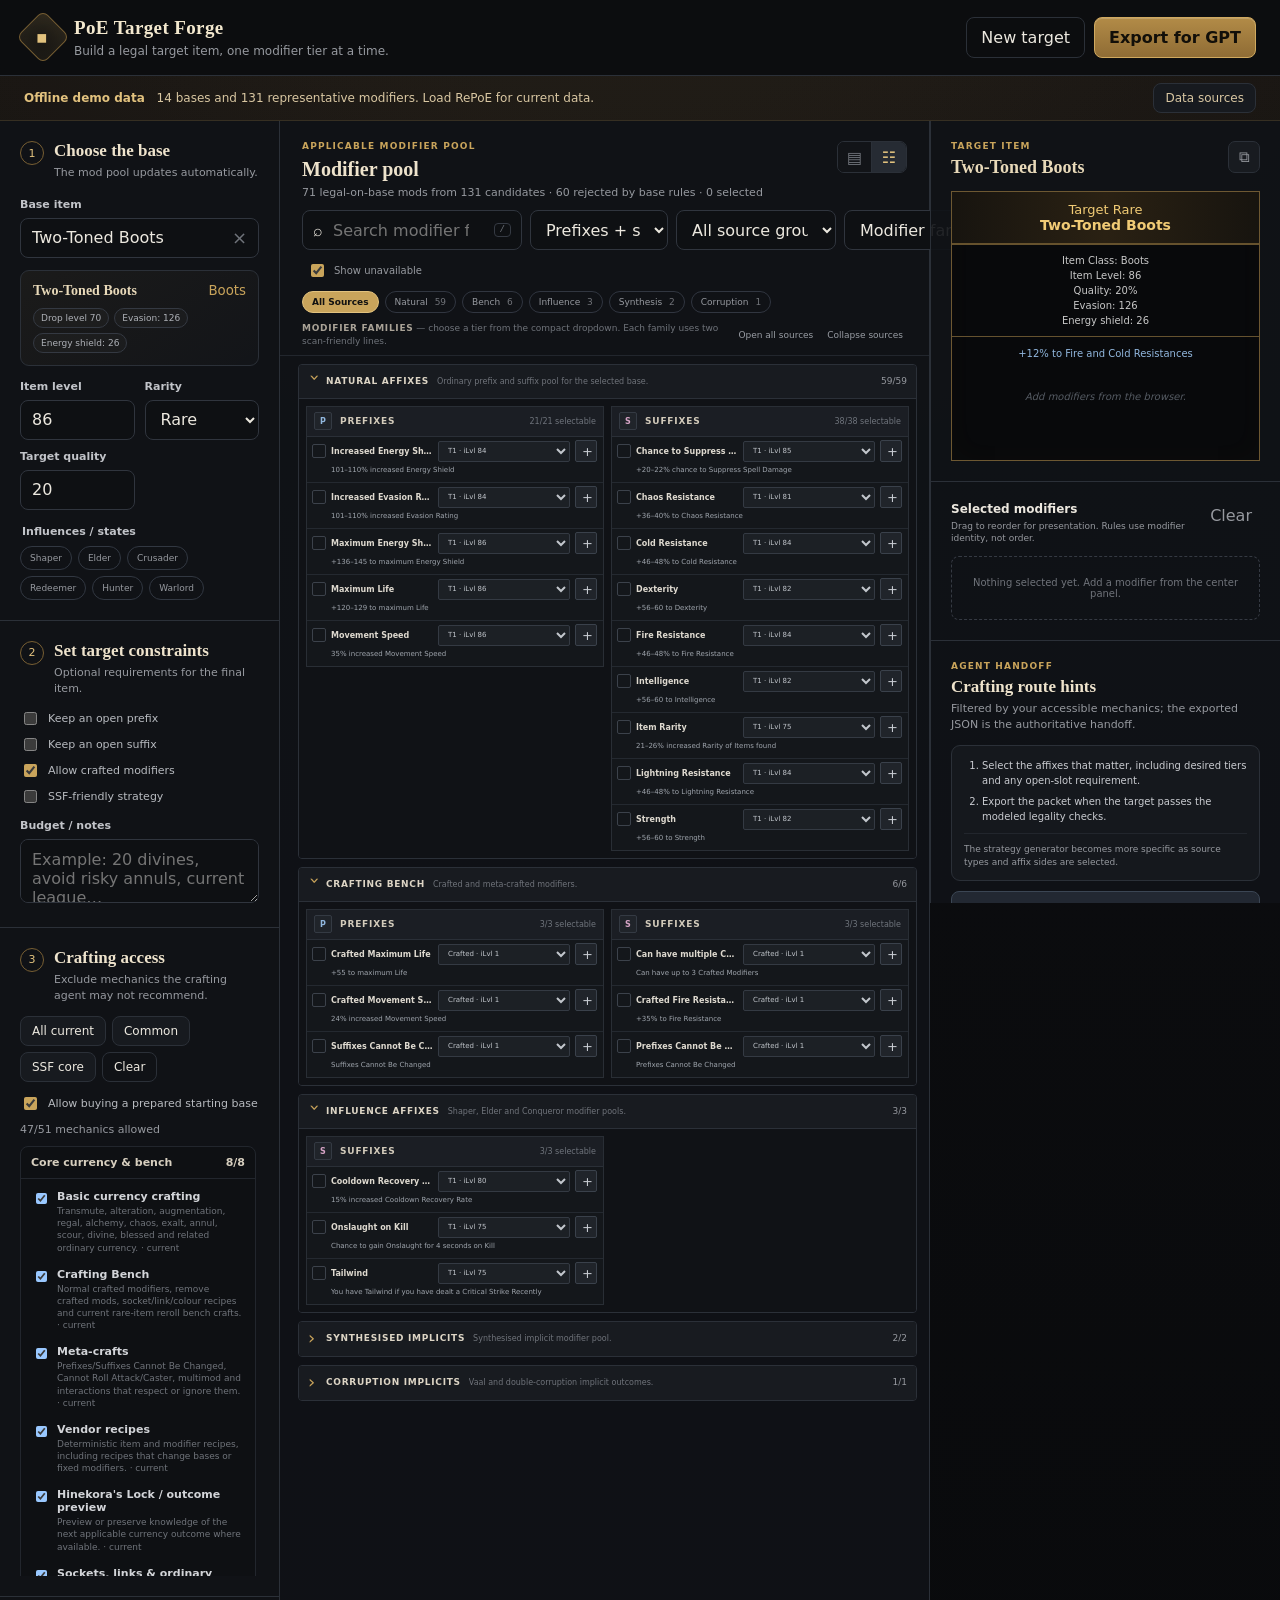
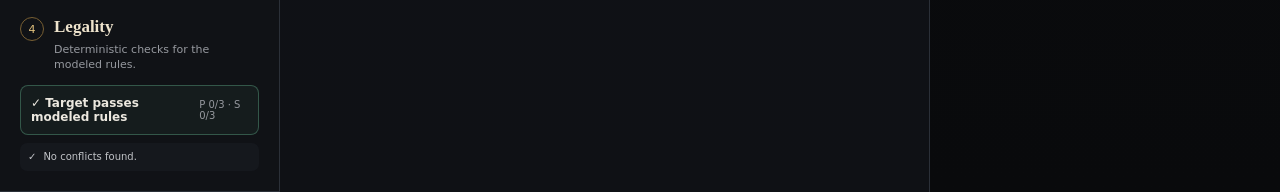
<file: index.html>
<!doctype html>
<html lang="en">
<head>
  <meta charset="utf-8" />
  <meta name="viewport" content="width=device-width, initial-scale=1" />
  <meta name="description" content="Path of Exile target item builder with deterministic affix validation and GPT-ready crafting exports." />
  <title>PoE Target Forge</title>
  <link rel="stylesheet" href="styles.css" />
</head>
<body>
  <div class="app-shell">
    <header class="topbar">
      <div class="brand">
        <div class="brand-mark" aria-hidden="true">◆</div>
        <div>
          <h1>PoE Target Forge</h1>
          <p>Build a legal target item, one modifier tier at a time.</p>
        </div>
      </div>
      <div class="top-actions">
        <button id="newTargetBtn" class="button ghost">New target</button>
        <button id="exportBtn" class="button primary">Export for GPT</button>
      </div>
    </header>

    <div id="dataBanner" class="data-banner" role="status">
      <div>
        <strong id="dataModeLabel">Offline demo data</strong>
        <span id="dataModeDetail">Use the RePoE loader for a much larger, current mod pool.</span>
      </div>
      <button id="openDataBtn" class="button compact">Data sources</button>
    </div>

    <main class="workspace">
      <aside class="panel setup-panel" aria-label="Item setup">
        <section class="panel-section">
          <div class="section-heading">
            <span class="step-number">1</span>
            <div>
              <h2>Choose the base</h2>
              <p>The mod pool updates automatically.</p>
            </div>
          </div>

          <label class="field-label" for="baseSearch">Base item</label>
          <div class="combo-wrap">
            <input id="baseSearch" class="text-input" type="search" autocomplete="off" placeholder="Search bases…" />
            <button id="clearBaseSearch" class="input-clear" aria-label="Clear base search">×</button>
            <div id="baseResults" class="combo-results" hidden></div>
          </div>

          <div id="selectedBaseCard" class="base-card"></div>

          <div class="field-grid">
            <label>
              <span class="field-label">Item level</span>
              <input id="itemLevel" class="number-input" type="number" min="1" max="100" value="86" />
            </label>
            <label>
              <span class="field-label">Rarity</span>
              <select id="rarity" class="select-input">
                <option value="rare">Rare</option>
                <option value="magic">Magic</option>
              </select>
            </label>
            <label>
              <span class="field-label">Target quality</span>
              <input id="qualityInput" class="number-input" type="number" min="0" max="30" value="20" />
            </label>
          </div>

          <fieldset class="influence-fieldset">
            <legend>Influences / states</legend>
            <div id="influenceControls" class="chip-checks"></div>
          </fieldset>
        </section>

        <section class="panel-section">
          <div class="section-heading compact-heading">
            <span class="step-number">2</span>
            <div>
              <h2>Set target constraints</h2>
              <p>Optional requirements for the final item.</p>
            </div>
          </div>
          <div class="constraint-grid">
            <label class="toggle-row">
              <input id="openPrefix" type="checkbox" />
              <span>Keep an open prefix</span>
            </label>
            <label class="toggle-row">
              <input id="openSuffix" type="checkbox" />
              <span>Keep an open suffix</span>
            </label>
            <label class="toggle-row">
              <input id="allowCrafted" type="checkbox" checked />
              <span>Allow crafted modifiers</span>
            </label>
            <label class="toggle-row">
              <input id="ssfMode" type="checkbox" />
              <span>SSF-friendly strategy</span>
            </label>
          </div>
          <label class="field-label" for="budgetInput">Budget / notes</label>
          <textarea id="budgetInput" class="text-area small" placeholder="Example: 20 divines, avoid risky annuls, current league…"></textarea>
        </section>

        <section class="panel-section mechanic-access-section">
          <div class="section-heading compact-heading">
            <span class="step-number">3</span>
            <div>
              <h2>Crafting access</h2>
              <p>Exclude mechanics the crafting agent may not recommend.</p>
            </div>
          </div>
          <div class="mechanic-presets">
            <button class="button compact" data-mechanic-preset="all-current">All current</button>
            <button class="button compact" data-mechanic-preset="common">Common</button>
            <button class="button compact" data-mechanic-preset="ssf">SSF core</button>
            <button class="button compact ghost" data-mechanic-preset="none">Clear</button>
          </div>
          <label class="toggle-row starting-base-toggle">
            <input id="allowPurchasedBase" type="checkbox" checked />
            <span>Allow buying a prepared starting base</span>
          </label>
          <div id="mechanicAccessSummary" class="mechanic-access-summary"></div>
          <div id="mechanicAccessControls" class="mechanic-access-controls"></div>
        </section>

        <section class="panel-section diagnostics-section">
          <div class="section-heading compact-heading">
            <span class="step-number">4</span>
            <div>
              <h2>Legality</h2>
              <p>Deterministic checks for the modeled rules.</p>
            </div>
          </div>
          <div id="legalitySummary" class="legality-summary"></div>
          <div id="legalityIssues" class="issue-list"></div>
        </section>
      </aside>

      <section class="panel mod-browser-panel" aria-label="Modifier browser">
        <div class="mod-browser-header">
          <div>
            <span class="eyebrow">Applicable modifier pool</span>
            <h2>Modifier pool</h2>
            <p id="poolSummary">Choose a base to see modifiers that pass the browser rules.</p>
          </div>
          <div class="view-toggle" aria-label="Modifier density">
            <button class="view-button" data-density="comfortable" title="Comfortable view">▤</button>
            <button class="view-button active" data-density="compact" title="Compact view">☷</button>
          </div>
        </div>

        <div class="mod-toolbar coe-toolbar">
          <div class="search-box">
            <span aria-hidden="true">⌕</span>
            <input id="modSearch" type="search" placeholder="Search modifier families, stats, tags or IDs…" />
            <kbd>/</kbd>
          </div>
          <select id="sideFilter" class="select-input toolbar-select" aria-label="Affix side">
            <option value="all">Prefixes + suffixes</option>
            <option value="prefix">Prefixes only</option>
            <option value="suffix">Suffixes only</option>
            <option value="implicit">Implicits only</option>
          </select>
          <select id="sourceFilter" class="select-input toolbar-select" aria-label="Modifier source">
            <option value="all">All sources</option>
          </select>
          <select id="modSort" class="select-input toolbar-select" aria-label="Modifier sorting">
            <option value="family">Modifier family</option>
            <option value="level">Highest item level</option>
            <option value="weight">Highest spawn weight</option>
            <option value="name">Name A–Z</option>
          </select>
          <label class="availability-toggle">
            <input id="showUnavailable" type="checkbox" checked />
            <span>Show unavailable</span>
          </label>
        </div>

        <div id="sourcePills" class="source-pills" aria-label="Quick source filters"></div>
        <div class="mod-group-toolbar">
          <p><strong>Modifier families</strong> — choose a tier from the compact dropdown. Each family uses two scan-friendly lines.</p>
          <div class="mod-group-actions">
            <button id="expandAllMods" class="button text-button compact" type="button">Open all sources</button>
            <button id="collapseAllMods" class="button text-button compact" type="button">Collapse sources</button>
          </div>
        </div>
        <div id="modList" class="mod-list coe-mod-list"></div>
      </section>

      <aside class="panel target-panel" aria-label="Target item">
        <section class="item-preview-wrap">
          <div class="item-preview-header">
            <div>
              <span class="eyebrow">Target item</span>
              <h2 id="targetItemName">Unformed Item</h2>
            </div>
            <button id="copyPobBtn" class="icon-button" title="Copy readable item text">⧉</button>
          </div>

          <div id="itemPreview" class="poe-item-card"></div>
        </section>

        <section class="selected-section">
          <div class="selected-heading">
            <div>
              <h3>Selected modifiers</h3>
              <p>Drag to reorder for presentation. Rules use modifier identity, not order.</p>
            </div>
            <button id="clearModsBtn" class="button text-button">Clear</button>
          </div>
          <div id="selectedMods" class="selected-mod-list"></div>
        </section>

        <section class="strategy-section">
          <div class="section-heading compact-heading no-step">
            <div>
              <span class="eyebrow">Agent handoff</span>
              <h2>Crafting route hints</h2>
              <p>Filtered by your accessible mechanics; the exported JSON is the authoritative handoff.</p>
            </div>
          </div>
          <div id="strategyCard" class="strategy-card"></div>
          <button id="copyStrategyBtn" class="button secondary full-width">Copy agent target JSON</button>
        </section>
      </aside>
    </main>
  </div>

  <div id="dataModal" class="modal-backdrop" hidden>
    <div class="modal" role="dialog" aria-modal="true" aria-labelledby="dataModalTitle">
      <div class="modal-header">
        <div>
          <span class="eyebrow">Data management</span>
          <h2 id="dataModalTitle">Load a larger RePoE dataset</h2>
        </div>
        <button id="closeDataBtn" class="icon-button" aria-label="Close">×</button>
      </div>
      <div class="modal-body">
        <div class="callout success">
          <strong>Browser-enforced base rules</strong>
          <p>The RePoE candidate index is filtered again in this site using base tags, item class, modifier domain, ordered spawn weights and explicit source mappings. Base-incompatible modifiers never enter the selectable list.</p>
        </div>

        <div class="data-actions-grid">
          <article class="data-option">
            <h3>Load directly</h3>
            <p>Fetches current PoE 1 exports from RePoE. This works when the files are served over HTTP and the source allows cross-origin requests.</p>
            <button id="loadRemoteBtn" class="button primary full-width">Load current RePoE</button>
            <div id="remoteProgress" class="progress-text"></div>
          </article>

          <article class="data-option">
            <h3>Import downloaded files</h3>
            <p>Select <code>base_items.min.json</code>, <code>mods.min.json</code>, and <code>mods_by_base.min.json</code>. You may also include stat translations, crafting-bench options, essences and item classes. Unknown optional files are ignored.</p>
            <label class="file-drop">
              <input id="dataFiles" type="file" accept=".json,application/json" multiple />
              <span>Choose RePoE JSON files</span>
              <small>All parsing stays in your browser.</small>
            </label>
          </article>
        </div>

        <details class="technical-details">
          <summary>Expected URLs and adapter behavior</summary>
          <pre>https://repoe-fork.github.io/base_items.min.json
https://repoe-fork.github.io/mods.min.json
https://repoe-fork.github.io/mods_by_base.min.json
https://repoe-fork.github.io/stat_translations.min.json
https://repoe-fork.github.io/crafting_bench_options.min.json
https://repoe-fork.github.io/essences.min.json
https://repoe-fork.github.io/item_classes.min.json</pre>
          <p>The adapter treats <code>mods_by_base</code> as a candidate index, not final authority. Every entry must also pass the local rules engine before it is displayed. Item-level, influence, affix-capacity and modifier-group rules then control whether a displayed entry is currently selectable.</p>
        </details>
      </div>
      <div class="modal-footer">
        <button id="restoreDemoBtn" class="button ghost">Restore demo data</button>
        <button id="doneDataBtn" class="button secondary">Done</button>
      </div>
    </div>
  </div>

  <div id="exportModal" class="modal-backdrop" hidden>
    <div class="modal export-modal" role="dialog" aria-modal="true" aria-labelledby="exportModalTitle">
      <div class="modal-header">
        <div>
          <span class="eyebrow">Copy / paste output</span>
          <h2 id="exportModalTitle">GPT crafting packet</h2>
        </div>
        <button id="closeExportBtn" class="icon-button" aria-label="Close">×</button>
      </div>
      <div class="export-tabs" role="tablist">
        <button class="export-tab active" data-export-mode="agent">Agent target JSON</button>
        <button class="export-tab" data-export-mode="packet">Diagnostic packet</button>
        <button class="export-tab" data-export-mode="prompt">One-time setup prompt</button>
        <button class="export-tab" data-export-mode="readable">Readable item</button>
      </div>
      <div class="modal-body export-body">
        <div id="exportExplanation" class="export-explanation"></div>
        <textarea id="exportOutput" class="export-output" spellcheck="false"></textarea>
      </div>
      <div class="modal-footer">
        <span id="exportSize" class="export-size"></span>
        <div class="footer-actions">
          <button id="downloadExportBtn" class="button ghost">Download JSON</button>
          <button id="copyExportBtn" class="button primary">Copy to clipboard</button>
        </div>
      </div>
    </div>
  </div>

  <div id="toast" class="toast" role="status" aria-live="polite"></div>

  <script src="rules-engine.js"></script>
  <script src="mechanics-data.js"></script>
  <script src="sample-data.js"></script>
  <script src="app.js"></script>
</body>
</html>
</file>
<file: styles.css>
:root {
  --bg: #0a0b0d;
  --panel: #121418;
  --panel-2: #171a1f;
  --panel-3: #1d2128;
  --line: #2b3038;
  --line-soft: #22262d;
  --text: #ece8df;
  --muted: #96999f;
  --faint: #6f737a;
  --gold: #c9a45b;
  --gold-bright: #e2c27e;
  --gold-dark: #785f33;
  --red: #d66b68;
  --green: #6ec39a;
  --blue: #73a7d8;
  --purple: #ae8bd3;
  --orange: #d99458;
  --radius: 12px;
  --shadow: 0 18px 45px rgba(0, 0, 0, .35);
  font-family: Inter, ui-sans-serif, system-ui, -apple-system, BlinkMacSystemFont, "Segoe UI", sans-serif;
  color-scheme: dark;
}

* { box-sizing: border-box; }
html { min-width: 1180px; background: var(--bg); }
body { margin: 0; min-height: 100vh; background:
  radial-gradient(circle at 50% -20%, rgba(201,164,91,.10), transparent 38%),
  linear-gradient(180deg, #0d0e11 0%, #090a0c 100%); color: var(--text); }
button, input, select, textarea { font: inherit; }
button { color: inherit; }

.app-shell { min-height: 100vh; }
.topbar { height: 76px; display: flex; align-items: center; justify-content: space-between; padding: 0 24px; border-bottom: 1px solid var(--line); background: rgba(12,13,16,.93); position: sticky; top: 0; z-index: 30; backdrop-filter: blur(16px); }
.brand { display: flex; align-items: center; gap: 12px; }
.brand-mark { width: 38px; height: 38px; display: grid; place-items: center; border: 1px solid var(--gold-dark); color: var(--gold-bright); background: linear-gradient(145deg, rgba(201,164,91,.15), rgba(201,164,91,.03)); transform: rotate(45deg); border-radius: 7px; box-shadow: inset 0 0 20px rgba(201,164,91,.08); }
.brand-mark::first-letter { transform: rotate(-45deg); }
.brand h1 { margin: 0; font: 600 19px/1.2 Georgia, serif; letter-spacing: .02em; color: #f3e8ce; }
.brand p { margin: 4px 0 0; color: var(--muted); font-size: 12px; }
.top-actions { display: flex; gap: 9px; }

.button { border: 1px solid var(--line); border-radius: 8px; padding: 10px 14px; cursor: pointer; transition: .16s ease; background: var(--panel-2); }
.button:hover { transform: translateY(-1px); border-color: #464d58; }
.button.primary { background: linear-gradient(180deg, #b28b47, #8f6c35); border-color: #d0a95f; color: #120f09; font-weight: 700; box-shadow: inset 0 1px rgba(255,255,255,.18); }
.button.primary:hover { filter: brightness(1.08); }
.button.secondary { background: #222832; border-color: #3b4654; }
.button.ghost { background: transparent; }
.button.compact { padding: 7px 11px; font-size: 12px; }
.button.text-button { border: 0; background: transparent; color: var(--muted); padding: 4px 8px; }
.button.text-button:hover { color: var(--text); transform: none; }
.full-width { width: 100%; }

.data-banner { min-height: 42px; display: flex; align-items: center; justify-content: space-between; padding: 7px 24px; border-bottom: 1px solid #362f22; background: rgba(90,67,32,.16); color: #d9c7a2; font-size: 12px; }
.data-banner strong { color: var(--gold-bright); margin-right: 8px; }

.workspace { display: grid; grid-template-columns: 300px minmax(520px, 1fr) 380px; min-height: calc(100vh - 118px); }
.panel { background: rgba(17,19,23,.92); border-right: 1px solid var(--line); min-width: 0; }
.target-panel { border-right: 0; border-left: 1px solid var(--line); }
.panel-section { padding: 20px; border-bottom: 1px solid var(--line); }
.section-heading { display: flex; gap: 10px; align-items: flex-start; margin-bottom: 17px; }
.section-heading h2, .mod-browser-header h2, .strategy-section h2 { margin: 0; font: 600 17px/1.2 Georgia, serif; color: #eee3cc; }
.section-heading p, .mod-browser-header p, .strategy-section p { color: var(--muted); font-size: 11px; line-height: 1.4; margin: 4px 0 0; }
.compact-heading { margin-bottom: 13px; }
.no-step { gap: 0; }
.step-number { flex: 0 0 auto; width: 24px; height: 24px; display: grid; place-items: center; border: 1px solid var(--gold-dark); color: var(--gold-bright); border-radius: 50%; font-size: 11px; }
.eyebrow { display: block; text-transform: uppercase; letter-spacing: .13em; color: var(--gold); font-size: 9px; font-weight: 700; margin-bottom: 6px; }

.field-label { display: block; color: #c2c4c9; font-size: 11px; font-weight: 600; margin-bottom: 7px; }
.text-input, .number-input, .select-input, .text-area { width: 100%; background: #0e1013; border: 1px solid #30353e; border-radius: 8px; color: var(--text); outline: none; transition: .15s; }
.text-input, .number-input, .select-input { height: 40px; padding: 0 11px; }
.text-area { min-height: 78px; padding: 10px 11px; resize: vertical; }
.text-area.small { min-height: 64px; }
.text-input:focus, .number-input:focus, .select-input:focus, .text-area:focus { border-color: var(--gold-dark); box-shadow: 0 0 0 3px rgba(201,164,91,.08); }
.combo-wrap { position: relative; }
.input-clear { position: absolute; right: 7px; top: 7px; width: 26px; height: 26px; border: 0; color: var(--faint); background: transparent; cursor: pointer; font-size: 18px; }
.combo-results { position: absolute; z-index: 20; left: 0; right: 0; top: 45px; max-height: 340px; overflow: auto; border: 1px solid #3a404a; border-radius: 9px; background: #15181d; box-shadow: var(--shadow); }
.combo-option { display: flex; justify-content: space-between; gap: 10px; padding: 10px 11px; cursor: pointer; border-bottom: 1px solid var(--line-soft); }
.combo-option:last-child { border-bottom: 0; }
.combo-option:hover, .combo-option.active { background: #22262d; }
.combo-option strong { display: block; font-size: 12px; }
.combo-option span { color: var(--muted); font-size: 10px; }

.base-card { margin: 12px 0 14px; border: 1px solid var(--line); border-radius: 9px; padding: 12px; background: linear-gradient(145deg, rgba(201,164,91,.06), rgba(255,255,255,.01)); min-height: 74px; }
.base-card.empty { display: grid; place-items: center; color: var(--faint); font-size: 11px; text-align: center; border-style: dashed; }
.base-title { display: flex; justify-content: space-between; gap: 8px; }
.base-title strong { font: 600 14px Georgia, serif; color: #e8d9b9; }
.base-title small { color: var(--gold); }
.base-meta { display: flex; flex-wrap: wrap; gap: 5px; margin-top: 9px; }
.meta-chip { padding: 4px 7px; border: 1px solid #343942; border-radius: 999px; color: #aeb1b7; font-size: 9px; background: rgba(255,255,255,.02); }
.field-grid { display: grid; grid-template-columns: 1fr 1fr; gap: 10px; }
.influence-fieldset { border: 0; margin: 15px 0 0; padding: 0; }
.influence-fieldset legend { color: #c2c4c9; font-size: 11px; font-weight: 600; margin-bottom: 8px; }
.chip-checks { display: flex; flex-wrap: wrap; gap: 6px; }
.chip-check { position: relative; }
.chip-check input { position: absolute; opacity: 0; pointer-events: none; }
.chip-check span { display: block; padding: 6px 9px; border-radius: 999px; border: 1px solid #323842; color: var(--muted); font-size: 9px; cursor: pointer; text-transform: capitalize; }
.chip-check input:checked + span { color: #0b0c0e; background: var(--gold); border-color: var(--gold-bright); font-weight: 700; }
.chip-check.disabled span { opacity: .38; cursor: not-allowed; border-style: dashed; }
.chip-check.required span { box-shadow: inset 0 0 0 1px rgba(238, 203, 117, .18); }
.constraint-grid { display: grid; gap: 7px; margin-bottom: 13px; }
.toggle-row { display: flex; align-items: center; gap: 8px; color: #b8bbc0; font-size: 11px; cursor: pointer; }
.toggle-row input, .availability-toggle input { accent-color: var(--gold); }

.legality-summary { display: flex; align-items: center; justify-content: space-between; padding: 10px; border: 1px solid var(--line); border-radius: 8px; margin-bottom: 8px; }
.legality-summary.valid { border-color: rgba(110,195,154,.35); background: rgba(110,195,154,.06); }
.legality-summary.invalid { border-color: rgba(214,107,104,.45); background: rgba(214,107,104,.07); }
.legality-title { font-size: 12px; font-weight: 700; }
.legality-counts { color: var(--muted); font-size: 10px; }
.issue-list { display: grid; gap: 6px; }
.issue { display: flex; gap: 7px; align-items: flex-start; color: #c1c3c7; font-size: 10px; line-height: 1.35; padding: 7px 8px; background: #15181d; border-radius: 7px; }
.issue.error { color: #e5aaa8; }
.issue.warning { color: #d5bd8f; }

.mod-browser-panel { display: flex; flex-direction: column; min-height: calc(100vh - 118px); }
.mod-browser-header { display: flex; justify-content: space-between; align-items: flex-start; padding: 20px 22px 14px; }
.mod-browser-header h2 { font-size: 20px; }
.view-toggle { display: flex; border: 1px solid var(--line); border-radius: 7px; overflow: hidden; }
.view-button { width: 34px; height: 30px; border: 0; border-right: 1px solid var(--line); background: #121418; color: var(--faint); cursor: pointer; }
.view-button:last-child { border-right: 0; }
.view-button.active { background: #262b33; color: var(--gold-bright); }
.mod-toolbar { display: grid; grid-template-columns: minmax(240px, 1fr) 155px 150px auto; gap: 8px; padding: 0 22px 12px; }
.search-box { display: flex; align-items: center; gap: 8px; height: 40px; border: 1px solid #30353e; background: #0e1013; border-radius: 8px; padding: 0 10px; }
.search-box:focus-within { border-color: var(--gold-dark); box-shadow: 0 0 0 3px rgba(201,164,91,.08); }
.search-box input { flex: 1; border: 0; outline: 0; color: var(--text); background: transparent; min-width: 0; }
.search-box kbd { color: var(--faint); border: 1px solid #353a43; border-radius: 4px; padding: 1px 5px; font-size: 9px; }
.toolbar-select { height: 40px; }
.availability-toggle { display: flex; align-items: center; gap: 7px; color: var(--muted); font-size: 10px; white-space: nowrap; padding: 0 5px; }
.source-pills { display: flex; gap: 6px; overflow-x: auto; padding: 0 22px 12px; scrollbar-width: thin; }
.source-pill { white-space: nowrap; border: 1px solid #313640; background: transparent; color: var(--muted); border-radius: 999px; padding: 6px 10px; cursor: pointer; font-size: 9px; text-transform: capitalize; }
.source-pill.active { color: #111; background: var(--gold); border-color: var(--gold-bright); font-weight: 700; }
.mod-list { flex: 1; overflow: auto; padding: 0 14px 30px 22px; scrollbar-color: #3a3f48 transparent; }
.mod-group-heading { position: sticky; top: 0; z-index: 5; display: flex; justify-content: space-between; align-items: center; padding: 9px 8px; margin: 0 -2px 5px; background: rgba(17,19,23,.96); backdrop-filter: blur(8px); border-bottom: 1px solid var(--line); }
.mod-group-heading h3 { margin: 0; font-size: 10px; text-transform: uppercase; letter-spacing: .12em; color: #bdb6a7; }
.mod-group-heading span { color: var(--faint); font-size: 9px; }
.mod-card { display: grid; grid-template-columns: 1fr auto; gap: 14px; align-items: center; border: 1px solid var(--line); border-radius: 9px; padding: 12px; margin-bottom: 7px; background: linear-gradient(180deg, #171a1f, #14171b); transition: .14s; }
.mod-card:hover { border-color: #434a55; transform: translateY(-1px); }
.mod-card.unavailable { opacity: .58; }
.mod-card.selected { border-color: var(--gold-dark); box-shadow: inset 3px 0 0 var(--gold); }
.mod-main { min-width: 0; }
.mod-title-row { display: flex; flex-wrap: wrap; align-items: center; gap: 6px; }
.mod-name { color: #e7e2d8; font-size: 12px; line-height: 1.35; }
.mod-values { color: #a7c4e6; }
.mod-tier { color: var(--gold-bright); font-size: 9px; font-weight: 700; }
.mod-details { display: flex; flex-wrap: wrap; gap: 5px; margin-top: 7px; }
.detail-chip { padding: 3px 6px; border-radius: 5px; background: #20242b; color: #9ea2aa; font-size: 8px; text-transform: capitalize; border: 1px solid #2c3139; }
.detail-chip.prefix { color: #91b7de; }
.detail-chip.suffix { color: #d6a4c6; }
.detail-chip.essence { color: #c89de3; }
.detail-chip.influence { color: #8ec9bd; }
.detail-chip.delve { color: #e2b17d; }
.detail-chip.crafted { color: #d5c18a; }
.mod-reason { margin-top: 7px; color: #d29491; font-size: 9px; line-height: 1.3; }
.mod-id { margin-top: 5px; color: #5f646c; font-size: 8px; overflow: hidden; text-overflow: ellipsis; white-space: nowrap; }
.add-mod-btn { min-width: 72px; border: 1px solid #3a414c; border-radius: 7px; background: #22272f; padding: 8px 10px; cursor: pointer; color: #d5d8dc; font-size: 10px; }
.add-mod-btn:hover:not(:disabled) { border-color: var(--gold-dark); color: var(--gold-bright); }
.add-mod-btn:disabled { cursor: not-allowed; }
.mod-list.compact .mod-card { padding: 8px 10px; margin-bottom: 4px; }
.mod-list.compact .mod-details, .mod-list.compact .mod-id { display: none; }
.mod-list-empty { height: 260px; display: grid; place-items: center; color: var(--faint); text-align: center; font-size: 12px; }

.target-panel { overflow-y: auto; max-height: calc(100vh - 118px); scrollbar-color: #3a3f48 transparent; }
.item-preview-wrap, .selected-section, .strategy-section { padding: 20px; border-bottom: 1px solid var(--line); }
.item-preview-header { display: flex; justify-content: space-between; align-items: flex-start; margin-bottom: 12px; }
.item-preview-header h2 { margin: 0; font: 600 18px/1.2 Georgia, serif; color: #e8d9b9; }
.icon-button { width: 32px; height: 32px; border-radius: 7px; border: 1px solid var(--line); background: #181b20; cursor: pointer; color: var(--muted); font-size: 15px; }
.icon-button:hover { color: var(--text); border-color: #454c56; }
.poe-item-card { border: 1px solid #6d5832; background: #08090b; box-shadow: inset 0 0 30px rgba(201,164,91,.025); min-height: 270px; }
.item-title-block { text-align: center; padding: 10px; border-bottom: 2px solid #66522d; background: linear-gradient(90deg, #17140f, #2a2113, #17140f); }
.item-title-block .rarity-line { color: #f1cb75; font-size: 13px; }
.item-title-block .base-line { color: #f1cb75; font-size: 14px; font-weight: 700; }
.item-info { text-align: center; padding: 8px 10px; color: #c8c8c8; font-size: 10px; line-height: 1.5; border-bottom: 1px solid #65522f; }
.item-mods { padding: 9px 10px; text-align: center; font-size: 10px; line-height: 1.55; }
.item-mod-line { color: #92b8df; }
.item-mod-line.crafted { color: #b9a87c; }
.item-mod-line.influence { color: #78b4ad; }
.item-empty-line { color: #555b63; font-style: italic; padding: 28px 0; }
.item-requirement { color: #c88c89; font-size: 9px; }

.selected-heading { display: flex; justify-content: space-between; align-items: flex-start; margin-bottom: 12px; }
.selected-heading h3 { margin: 0; font-size: 12px; }
.selected-heading p { margin: 4px 0 0; color: var(--muted); font-size: 9px; line-height: 1.35; }
.selected-mod-list { display: grid; gap: 6px; min-height: 54px; }
.selected-empty { display: grid; place-items: center; min-height: 64px; border: 1px dashed #353a43; border-radius: 8px; color: var(--faint); font-size: 10px; text-align: center; padding: 12px; }
.selected-mod { display: grid; grid-template-columns: 18px 1fr auto; gap: 8px; align-items: center; padding: 8px; border: 1px solid var(--line); border-radius: 8px; background: #15181d; }
.drag-handle { color: #5f646d; cursor: grab; }
.selected-mod-text { min-width: 0; }
.selected-mod-text strong { display: block; color: #d9dce0; font-size: 10px; line-height: 1.3; }
.selected-mod-text span { color: var(--muted); font-size: 8px; text-transform: capitalize; }
.remove-mod { width: 24px; height: 24px; border: 0; background: transparent; color: #8a8e95; cursor: pointer; }
.remove-mod:hover { color: var(--red); }

.strategy-card { border: 1px solid var(--line); border-radius: 9px; background: #15181d; padding: 12px; margin-bottom: 10px; }
.strategy-card ol { margin: 0; padding-left: 18px; color: #c9cbd0; font-size: 10px; line-height: 1.5; }
.strategy-card li + li { margin-top: 6px; }
.strategy-note { padding-top: 9px; margin-top: 9px; border-top: 1px solid var(--line-soft); color: var(--muted); font-size: 9px; line-height: 1.4; }

.modal-backdrop { position: fixed; inset: 0; z-index: 100; display: grid; place-items: center; padding: 24px; background: rgba(0,0,0,.72); backdrop-filter: blur(7px); }
.modal-backdrop[hidden] { display: none; }
.modal { width: min(850px, 94vw); max-height: 90vh; display: flex; flex-direction: column; background: #12151a; border: 1px solid #3c424c; border-radius: 13px; box-shadow: 0 35px 90px rgba(0,0,0,.65); overflow: hidden; }
.export-modal { width: min(1000px, 95vw); }
.modal-header { display: flex; justify-content: space-between; align-items: flex-start; padding: 19px 21px 15px; border-bottom: 1px solid var(--line); }
.modal-header h2 { margin: 0; font: 600 19px Georgia, serif; color: #eee3cc; }
.modal-body { overflow: auto; padding: 20px 21px; }
.modal-footer { display: flex; justify-content: space-between; align-items: center; padding: 13px 21px; border-top: 1px solid var(--line); background: #101217; }
.footer-actions { display: flex; gap: 8px; }
.callout { padding: 12px 14px; border-radius: 8px; margin-bottom: 16px; font-size: 11px; line-height: 1.45; }
.callout.warning { border: 1px solid rgba(217,148,88,.35); background: rgba(217,148,88,.06); color: #cfb18f; }
.callout strong { color: #e2c6a5; }
.callout p { margin: 4px 0 0; }
.data-actions-grid { display: grid; grid-template-columns: 1fr 1fr; gap: 13px; }
.data-option { border: 1px solid var(--line); border-radius: 9px; background: #171a1f; padding: 15px; }
.data-option h3 { margin: 0 0 6px; font-size: 13px; }
.data-option p { margin: 0 0 13px; color: var(--muted); font-size: 10px; line-height: 1.45; }
.file-drop { display: grid; place-items: center; text-align: center; min-height: 104px; border: 1px dashed #454c57; border-radius: 8px; cursor: pointer; color: #d6d8dc; }
.file-drop:hover { border-color: var(--gold-dark); }
.file-drop input { display: none; }
.file-drop small { color: var(--muted); margin-top: 4px; }
.progress-text { min-height: 18px; margin-top: 8px; color: var(--muted); font-size: 9px; }
.technical-details { margin-top: 15px; border: 1px solid var(--line); border-radius: 8px; padding: 10px 12px; color: var(--muted); font-size: 10px; }
.technical-details summary { cursor: pointer; color: #c9cbd0; }
.technical-details pre { white-space: pre-wrap; background: #0d0f12; border-radius: 7px; padding: 9px; color: #aeb2b8; }

.export-tabs { display: flex; gap: 2px; padding: 0 21px; border-bottom: 1px solid var(--line); background: #101217; }
.export-tab { border: 0; border-bottom: 2px solid transparent; background: transparent; color: var(--muted); padding: 11px 12px 9px; cursor: pointer; font-size: 10px; }
.export-tab.active { color: var(--gold-bright); border-bottom-color: var(--gold); }
.export-body { display: flex; flex-direction: column; min-height: 560px; }
.export-explanation { color: var(--muted); font-size: 10px; line-height: 1.45; margin-bottom: 10px; }
.export-output { flex: 1; width: 100%; min-height: 480px; resize: none; border: 1px solid #303640; background: #090b0e; color: #cbd0d6; border-radius: 9px; padding: 13px; outline: none; font: 10px/1.55 ui-monospace, SFMono-Regular, Menlo, Monaco, Consolas, monospace; tab-size: 2; }
.export-output:focus { border-color: var(--gold-dark); }
.export-size { color: var(--muted); font-size: 9px; }

.toast { position: fixed; z-index: 200; left: 50%; bottom: 28px; transform: translate(-50%, 15px); opacity: 0; pointer-events: none; padding: 10px 14px; border: 1px solid #434a55; border-radius: 8px; background: #20242b; color: #e2e4e7; box-shadow: var(--shadow); font-size: 11px; transition: .2s; }
.toast.show { opacity: 1; transform: translate(-50%, 0); }

@media (max-width: 1350px) {
  .workspace { grid-template-columns: 280px minmax(480px, 1fr) 350px; }
  .mod-toolbar { grid-template-columns: 1fr 145px 140px; }
  .availability-toggle { grid-column: 1 / -1; }
}

/* Crafting access controls */
.mechanic-presets { display:flex; flex-wrap:wrap; gap:6px; margin-bottom:12px; }
.starting-base-toggle { margin-bottom:10px; }
.mechanic-access-summary { color:var(--muted); font-size:11px; margin:8px 0 10px; }
.mechanic-access-controls { display:grid; gap:8px; max-height:430px; overflow:auto; padding-right:3px; }
.mechanic-group { border:1px solid var(--line-soft); border-radius:8px; background:#0e1013; }
.mechanic-group summary { cursor:pointer; padding:9px 10px; color:#d7cfbf; font-size:11px; font-weight:700; display:flex; justify-content:space-between; gap:8px; }
.mechanic-group summary::-webkit-details-marker { display:none; }
.mechanic-group-body { border-top:1px solid var(--line-soft); padding:5px 8px 8px; display:grid; gap:2px; }
.mechanic-option { display:grid; grid-template-columns:18px 1fr; gap:7px; padding:6px 3px; align-items:start; cursor:pointer; }
.mechanic-option input { margin-top:2px; }
.mechanic-option strong { display:block; font-size:11px; color:#d2d4d8; font-weight:600; }
.mechanic-option small { display:block; margin-top:2px; color:var(--faint); font-size:9px; line-height:1.35; }
.mechanic-option.unavailable-required strong { color:var(--red); }
.toggle-row.disabled { opacity:.48; }
.toggle-row.disabled input { pointer-events:none; }
.selected-mod-actions { display:flex; align-items:center; gap:5px; }
.state-pill { border:1px solid #3a4049; background:#15191f; border-radius:999px; padding:4px 7px; font-size:9px; color:var(--muted); cursor:pointer; }
.state-pill.active { border-color:#9c783c; color:var(--gold-bright); background:rgba(156,120,60,.15); }
.item-mod-line.fractured { color:#d9b35c; }
.required-mechanic-warning { color:#e49a73; font-size:10px; line-height:1.4; margin-top:8px; }

/* Source-categorised compact modifier browser (r3) */
.callout.success { border-color: rgba(110,195,154,.35); background: rgba(110,195,154,.06); }
.mod-browser-header { padding-bottom: 10px; }
.mod-toolbar { grid-template-columns: minmax(230px,1fr) 145px 175px auto; padding-bottom: 9px; }
.source-pills { padding-bottom: 9px; }
.source-pill { padding: 5px 9px; }
.source-pill span { margin-left: 4px; opacity: .72; font-variant-numeric: tabular-nums; }
.mod-list.source-categorized { padding: 0 12px 26px 18px; }
.mod-source-group { border: 1px solid var(--line); border-radius: 8px; margin: 0 0 7px; overflow: clip; background: #121419; }
.mod-source-group > summary { list-style: none; cursor: pointer; min-height: 42px; display: grid; grid-template-columns: minmax(0,1fr) auto; align-items: center; gap: 10px; padding: 7px 10px; background: linear-gradient(180deg,#1a1d23,#16191e); border-bottom: 1px solid transparent; }
.mod-source-group > summary::-webkit-details-marker { display: none; }
.mod-source-group > summary::before { content: '›'; width: 14px; color: var(--gold); font-size: 18px; line-height: 1; transform: rotate(0deg); transition: transform .12s; position: absolute; }
.mod-source-group[open] > summary::before { transform: rotate(90deg); }
.mod-source-group[open] > summary { border-bottom-color: var(--line); }
.source-summary-copy { min-width: 0; padding-left: 18px; display: flex; align-items: baseline; gap: 8px; }
.source-summary-copy strong { color: #ddd5c5; font-size: 10px; text-transform: uppercase; letter-spacing: .08em; white-space: nowrap; }
.source-summary-copy small { min-width: 0; overflow: hidden; text-overflow: ellipsis; white-space: nowrap; color: var(--faint); font-size: 9px; }
.source-summary-count { color: var(--muted); font-size: 9px; font-variant-numeric: tabular-nums; }
.source-group-body { padding: 5px 7px 7px; }
.affix-source-section + .affix-source-section { margin-top: 6px; }
.affix-source-section > header { height: 22px; display: flex; align-items: center; justify-content: space-between; padding: 0 5px; color: #858b95; font-size: 8px; text-transform: uppercase; letter-spacing: .12em; }
.affix-source-section > header b { color: #626873; font-size: 8px; }
.compact-mod-rows { display: grid; gap: 3px; }
.mod-row { min-height: 43px; display: grid; grid-template-columns: 22px minmax(0,1fr) 30px; align-items: center; gap: 7px; border: 1px solid #272c34; border-radius: 6px; padding: 4px 5px; background: #15181d; transition: border-color .12s, background .12s; }
.mod-row:hover { border-color: #3c434e; background: #181c22; }
.mod-row.unavailable { opacity: .52; }
.mod-row.selected { border-color: var(--gold-dark); box-shadow: inset 2px 0 0 var(--gold); }
.affix-marker { width: 20px; height: 20px; display: grid; place-items: center; border-radius: 5px; font-size: 8px; font-weight: 800; border: 1px solid #343a43; background: #20242a; }
.affix-marker.prefix { color: #91b7de; }
.affix-marker.suffix { color: #d6a4c6; }
.affix-marker.implicit { color: #b9a6e8; }
.mod-row-copy { min-width: 0; }
.mod-row-title { display: flex; align-items: baseline; gap: 6px; min-width: 0; color: #e4dfd5; font-size: 10px; line-height: 1.2; }
.mod-row-title > span { overflow: hidden; text-overflow: ellipsis; white-space: nowrap; }
.mod-row-title b { flex: none; color: var(--gold-bright); font-size: 8px; }
.mod-row-meta { display: flex; gap: 8px; margin-top: 2px; color: #737a84; font-size: 8px; white-space: nowrap; overflow: hidden; }
.mod-row-meta span { flex: none; }
.mod-row-reason { margin-top: 2px; color: #ca8b88; font-size: 8px; white-space: nowrap; overflow: hidden; text-overflow: ellipsis; }
.compact-add { width: 27px; min-width: 27px; height: 27px; padding: 0; border-radius: 6px; font-size: 14px; }
.mod-list:not(.compact) .mod-row { min-height: 56px; padding: 7px; }
.mod-list:not(.compact) .mod-row-title { font-size: 11px; }
.mod-list:not(.compact) .mod-row-meta, .mod-list:not(.compact) .mod-row-reason { font-size: 9px; }

@media (max-width: 1180px) {
  .mod-toolbar { grid-template-columns: 1fr 140px 165px; }
  .availability-toggle { grid-column: 1 / -1; min-height: 26px; }
}


/* Craft of Exile-inspired modifier browser interaction model (r4).
   Original styling and branding; grouped family/tier navigation mirrors the
   familiar compact data workflow without copying site assets. */
.coe-toolbar { grid-template-columns: minmax(230px,1fr) 160px 155px 170px auto; }
.mod-group-toolbar { display:flex; align-items:center; justify-content:space-between; gap:12px; padding:0 20px 8px 22px; border-bottom:1px solid var(--line-soft); }
.mod-group-toolbar p { margin:0; color:var(--faint); font-size:9px; line-height:1.35; }
.mod-group-toolbar p strong { color:#aaa397; font-weight:700; text-transform:uppercase; letter-spacing:.08em; }
.mod-group-actions { display:flex; align-items:center; gap:2px; white-space:nowrap; }
.mod-group-actions .button { color:#999da4; font-size:9px; padding:4px 6px; }
.coe-mod-list { padding-top:8px !important; }
.coe-source-group { border-radius:4px; margin-bottom:8px; }
.coe-source-group > summary { min-height:34px; padding:5px 9px; background:#181b20; }
.coe-source-group .source-summary-copy strong { font-size:9px; }
.coe-source-group .source-summary-copy small { font-size:8px; }
.coe-affix-grid { display:grid; grid-template-columns:minmax(0,1fr) minmax(0,1fr); gap:7px; padding:7px; background:#101216; align-items:start; }
.coe-affix-column { min-width:0; border:1px solid #292e35; background:#14171b; }
.coe-affix-column.wide { grid-column:1 / -1; }
.coe-affix-header { min-height:30px; display:grid; grid-template-columns:20px auto 1fr; gap:6px; align-items:center; padding:4px 7px; border-bottom:1px solid #2a2f37; background:#1b1e24; }
.coe-affix-header .affix-marker { width:18px; height:18px; border-radius:2px; }
.coe-affix-header strong { color:#d3cbbb; font-size:9px; text-transform:uppercase; letter-spacing:.09em; }
.coe-affix-header small { justify-self:end; color:#6f747c; font-size:8px; font-variant-numeric:tabular-nums; }
.mod-family-list { display:grid; }
.mod-family { border-bottom:1px solid #242930; background:#14171b; }
.mod-family:last-child { border-bottom:0; }
.mod-family > summary { list-style:none; cursor:pointer; display:grid; grid-template-columns:17px minmax(0,1fr) auto auto; gap:6px; align-items:center; min-height:36px; padding:4px 6px; transition:background .1s; }
.mod-family > summary::-webkit-details-marker { display:none; }
.mod-family > summary:hover { background:#1a1e24; }
.mod-family[open] > summary { background:#1d2127; border-bottom:1px solid #2c323a; }
.mod-family.selected > summary { box-shadow:inset 2px 0 0 var(--gold); }
.mod-family.fully-unavailable > summary { opacity:.55; }
.family-status { width:14px; height:14px; display:grid; place-items:center; border:1px solid #3c424b; border-radius:2px; color:#6e747d; font-size:8px; }
.family-status.selected { color:#12150f; background:#a9c483; border-color:#c1da99; font-weight:900; }
.family-name-cell { min-width:0; display:block; }
.family-name-cell strong { display:block; overflow:hidden; text-overflow:ellipsis; white-space:nowrap; color:#ded9cf; font-size:9px; font-weight:600; }
.family-name-cell small { display:block; overflow:hidden; text-overflow:ellipsis; white-space:nowrap; margin-top:1px; color:#737983; font-size:8px; }
.family-source-tag { border:1px solid #353b44; padding:2px 4px; border-radius:2px; color:#9398a0; font-size:7px; text-transform:uppercase; letter-spacing:.04em; }
.family-tier-count { color:#737983; font-size:8px; font-variant-numeric:tabular-nums; white-space:nowrap; }
.mod-tier-table { background:#0f1114; }
.mod-tier-head, .mod-tier-row { display:grid; grid-template-columns:42px minmax(0,1fr) 38px 58px 27px; gap:5px; align-items:center; }
.mod-tier-head { min-height:22px; padding:2px 5px; border-bottom:1px solid #252a31; color:#666c75; font-size:7px; text-transform:uppercase; letter-spacing:.08em; }
.mod-tier-head span:nth-child(3), .mod-tier-head span:nth-child(4) { text-align:right; }
.mod-tier-row { min-height:34px; padding:3px 5px; border-bottom:1px solid #1e2228; cursor:pointer; transition:background .1s; }
.mod-tier-row:last-child { border-bottom:0; }
.mod-tier-row:hover { background:#181c21; }
.mod-tier-row.unavailable { cursor:not-allowed; opacity:.48; }
.mod-tier-row.selected { background:rgba(201,164,91,.09); box-shadow:inset 2px 0 0 var(--gold); }
.tier-cell { color:#d4ad61; font-size:8px; font-weight:800; text-transform:uppercase; }
.tier-stat-cell { min-width:0; }
.tier-stat-cell strong { display:block; color:#bfc5cd; font-size:8px; line-height:1.25; font-weight:500; }
.tier-stat-cell small { display:block; overflow:hidden; text-overflow:ellipsis; white-space:nowrap; margin-top:1px; color:#5f6570; font-size:7px; }
.mod-tier-row.unavailable .tier-stat-cell small { color:#bf8581; }
.numeric-cell { text-align:right; color:#828892; font-size:8px; font-variant-numeric:tabular-nums; }
.tier-add-button { width:23px; height:23px; border:1px solid #3a414b; border-radius:2px; background:#20242a; color:#c8ccd2; cursor:pointer; font-size:13px; line-height:1; }
.tier-add-button:hover:not(:disabled) { border-color:#9e7b3d; color:#e0bd75; background:#292720; }
.tier-add-button:disabled { cursor:not-allowed; color:#656a72; }
.mod-list:not(.compact) .mod-family > summary { min-height:44px; padding:6px 8px; }
.mod-list:not(.compact) .family-name-cell strong { font-size:10px; }
.mod-list:not(.compact) .family-name-cell small { font-size:9px; }
.mod-list:not(.compact) .mod-tier-row { min-height:42px; padding:5px 7px; }
.mod-list:not(.compact) .tier-stat-cell strong { font-size:9px; }
.mod-list:not(.compact) .tier-stat-cell small { font-size:8px; }

@media (max-width:1450px) {
  .coe-toolbar { grid-template-columns:minmax(220px,1fr) 138px 160px 170px; }
  .coe-toolbar .availability-toggle { grid-column:1 / -1; min-height:24px; }
}
@media (max-width:1220px) {
  .coe-affix-grid { grid-template-columns:1fr; }
  .coe-affix-column.wide { grid-column:auto; }
}

/* r5 compact two-line modifier families with tier dropdowns. */
.family-select-row {
  min-height: 43px;
  padding: 3px 5px 4px;
  border-bottom: 1px solid #242930;
  background: #14171b;
}
.family-select-row:last-child { border-bottom: 0; }
.family-select-row:hover { background: #181b20; }
.family-select-row.selected { box-shadow: inset 2px 0 0 var(--gold); background: rgba(201,164,91,.045); }
.family-select-row.fully-unavailable { opacity: .52; }
.family-main-line {
  display: grid;
  grid-template-columns: 14px minmax(82px,1fr) minmax(126px,148px) 23px;
  align-items: center;
  gap: 5px;
  min-height: 23px;
}
.family-compact-name {
  min-width: 0;
  overflow: hidden;
  text-overflow: ellipsis;
  white-space: nowrap;
  color: #ded9cf;
  font-size: 8px;
  font-weight: 650;
}
.family-tier-select {
  width: 100%;
  height: 21px;
  min-width: 0;
  border: 1px solid #343a43;
  border-radius: 2px;
  padding: 0 20px 0 5px;
  background: #1c2025;
  color: #c2c6cc;
  font: inherit;
  font-size: 7px;
  line-height: 21px;
  cursor: pointer;
}
.family-tier-select:hover, .family-tier-select:focus { border-color: #76613b; outline: none; }
.family-tier-select option:disabled { color: #6c7077; }
.family-add-button { width: 22px; height: 22px; }
.family-detail-line {
  display: grid;
  grid-template-columns: minmax(0,1fr) auto;
  align-items: center;
  gap: 5px;
  min-height: 15px;
  padding: 0 28px 0 19px;
}
.family-detail-text {
  min-width: 0;
  overflow: hidden;
  text-overflow: ellipsis;
  white-space: nowrap;
  color: #9fa5ad;
  font-size: 7px;
  line-height: 1.25;
}
.family-detail-meta {
  white-space: nowrap;
  color: #686f78;
  font-size: 7px;
  font-variant-numeric: tabular-nums;
}
.family-detail-line small {
  grid-column: 1 / -1;
  overflow: hidden;
  text-overflow: ellipsis;
  white-space: nowrap;
  color: #bf8581;
  font-size: 7px;
  line-height: 1.15;
}
.family-detail-line.unavailable .family-detail-text { color: #787d85; }
.mod-list:not(.compact) .family-select-row { min-height: 52px; padding: 5px 7px; }
.mod-list:not(.compact) .family-main-line { min-height: 27px; grid-template-columns: 16px minmax(95px,1fr) minmax(145px,170px) 25px; }
.mod-list:not(.compact) .family-compact-name { font-size: 9px; }
.mod-list:not(.compact) .family-tier-select { height: 25px; font-size: 8px; }
.mod-list:not(.compact) .family-detail-line { min-height: 18px; padding-left: 21px; padding-right: 31px; }
.mod-list:not(.compact) .family-detail-text, .mod-list:not(.compact) .family-detail-meta { font-size: 8px; }
.state-pill.fixed { cursor: default; }

@media (max-width: 1500px) {
  .family-main-line { grid-template-columns: 14px minmax(70px,1fr) minmax(112px,132px) 23px; }
  .family-detail-meta { display: none; }
}
</file>
